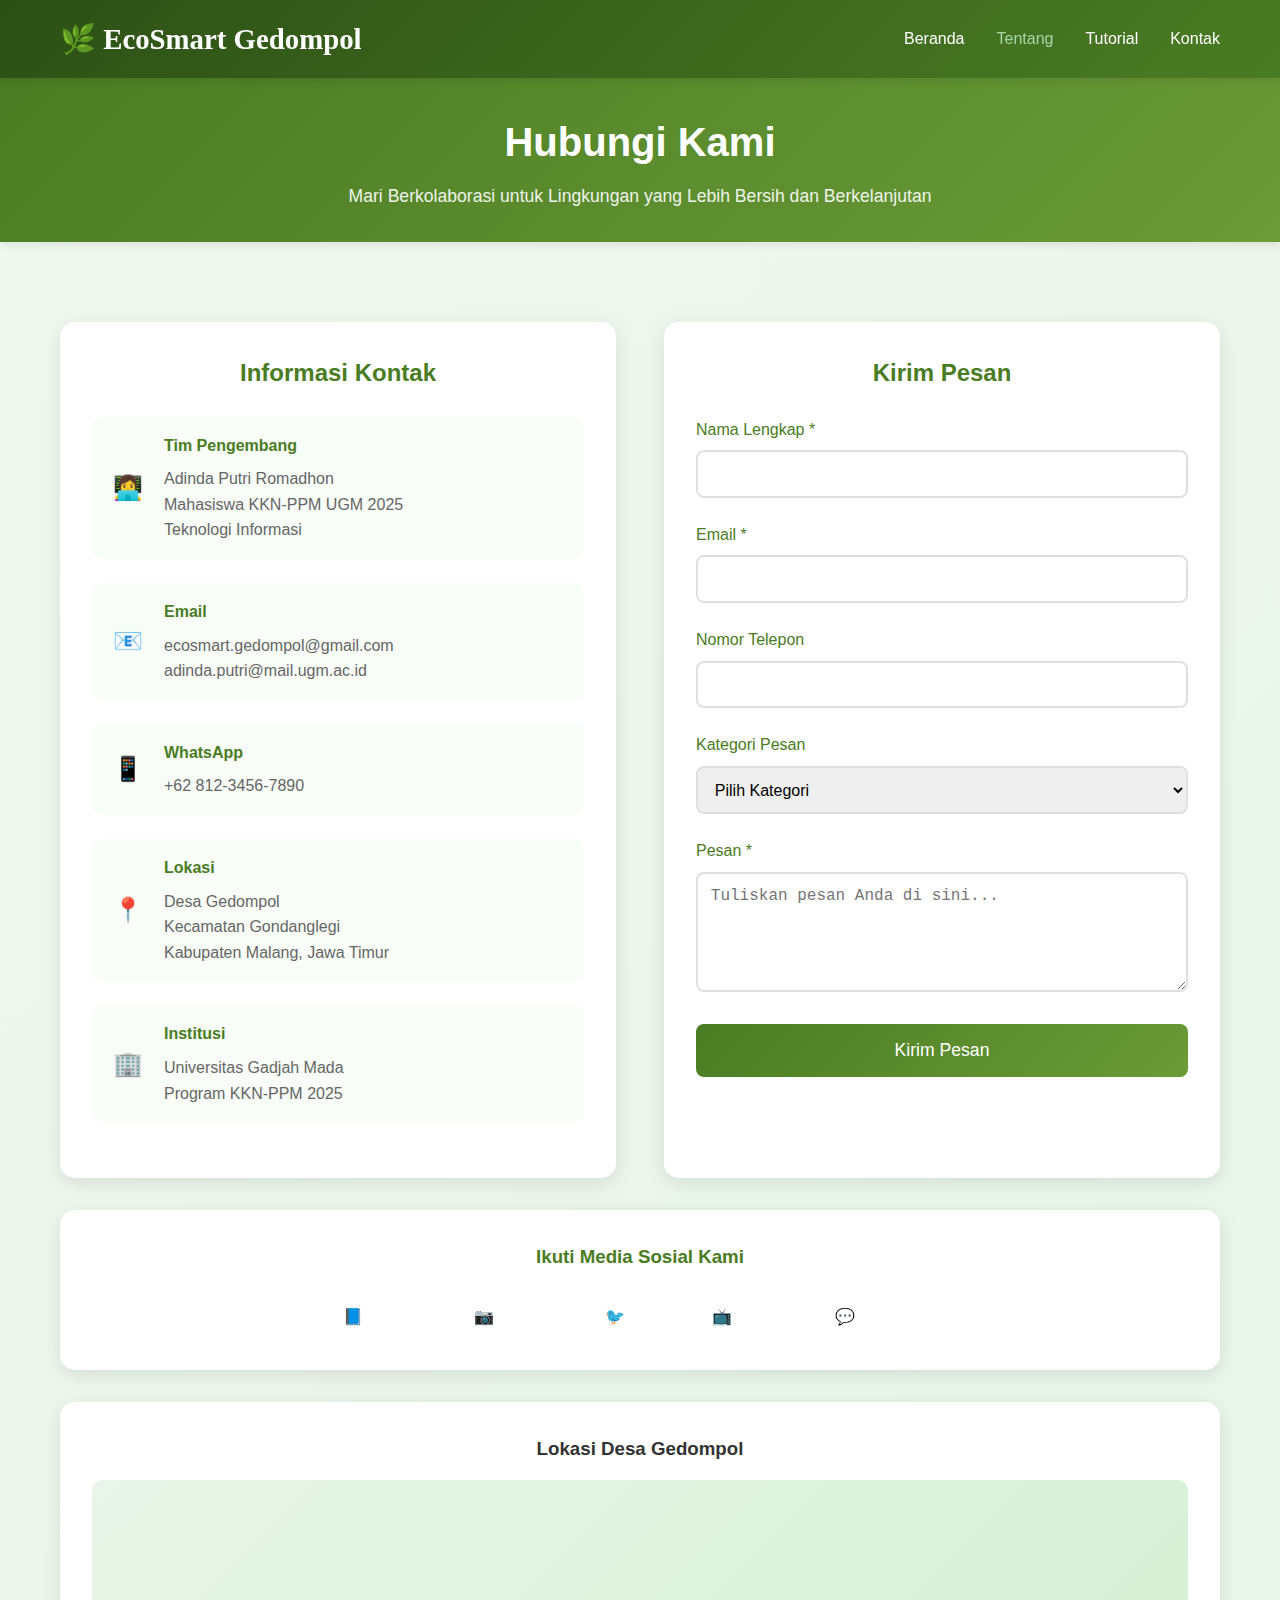
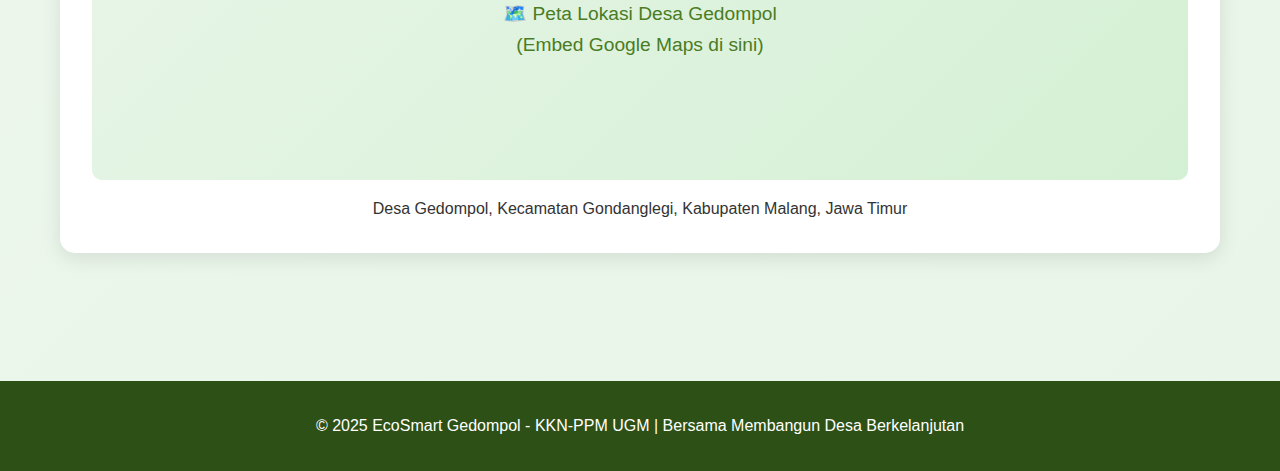
<file: navigasi/kontak.html>
<!DOCTYPE html>
<html lang="id">
<head>
    <meta charset="UTF-8">
    <meta name="viewport" content="width=device-width, initial-scale=1.0">
    <title>Kontak - EcoSmart Gedompol</title>
    <style>
        * {
            margin: 0;
            padding: 0;
            box-sizing: border-box;
        }

        body {
            font-family: 'Segoe UI', Tahoma, Geneva, Verdana, sans-serif;
            line-height: 1.6;
            color: #333;
            background: linear-gradient(135deg, #f0f8f0, #e8f5e8);
            min-height: 100vh;
        }

        .header {
            background: linear-gradient(135deg, #4a7c23, #6b9b37);
            color: white;
            padding: 2rem 0;
            text-align: center;
            box-shadow: 0 2px 10px rgba(0,0,0,0.1);
        }

        .header h1 {
            font-size: 2.5rem;
            margin-bottom: 0.5rem;
        }

        .header p {
            font-size: 1.1rem;
            opacity: 0.9;
        }

        .container {
            max-width: 1200px;
            margin: 0 auto;
            padding: 0 20px;
        }

        .nav-back {
            background: #2d5016;
            padding: 1rem 0;
        }

        .nav-back a {
            color: white;
            text-decoration: none;
            font-weight: 500;
            padding: 0.5rem 1rem;
            border-radius: 5px;
            transition: background 0.3s;
        }

        .nav-back a:hover {
            background: rgba(255,255,255,0.1);
        }

        .contact-content {
            padding: 3rem 0;
        }

        .contact-grid {
            display: grid;
            grid-template-columns: 1fr 1fr;
            gap: 3rem;
            margin-top: 2rem;
        }

        .contact-info {
            background: white;
            border-radius: 15px;
            padding: 2rem;
            box-shadow: 0 5px 20px rgba(0,0,0,0.1);
        }

        .contact-info h3 {
            color: #4a7c23;
            font-size: 1.5rem;
            margin-bottom: 1.5rem;
            text-align: center;
        }

        .contact-item {
            display: flex;
            align-items: center;
            margin-bottom: 1.5rem;
            padding: 1rem;
            background: #f8fdf8;
            border-radius: 10px;
            transition: transform 0.3s;
        }

        .contact-item:hover {
            transform: translateX(5px);
        }

        .contact-icon {
            font-size: 1.5rem;
            margin-right: 1rem;
            width: 40px;
            text-align: center;
        }

        .contact-details h4 {
            color: #4a7c23;
            margin-bottom: 0.5rem;
        }

        .contact-details p {
            color: #666;
        }

        .contact-form {
            background: white;
            border-radius: 15px;
            padding: 2rem;
            box-shadow: 0 5px 20px rgba(0,0,0,0.1);
        }

        .contact-form h3 {
            color: #4a7c23;
            font-size: 1.5rem;
            margin-bottom: 1.5rem;
            text-align: center;
        }

        .form-group {
            margin-bottom: 1.5rem;
        }

        .form-group label {
            display: block;
            margin-bottom: 0.5rem;
            color: #4a7c23;
            font-weight: 500;
        }

        .form-group input,
        .form-group textarea,
        .form-group select {
            width: 100%;
            padding: 0.8rem;
            border: 2px solid #e0e0e0;
            border-radius: 8px;
            font-size: 1rem;
            transition: border-color 0.3s;
        }

        .form-group input:focus,
        .form-group textarea:focus,
        .form-group select:focus {
            outline: none;
            border-color: #4a7c23;
        }

        .form-group textarea {
            resize: vertical;
            min-height: 120px;
        }

        .btn-submit {
            background: linear-gradient(135deg, #4a7c23, #6b9b37);
            color: white;
            padding: 1rem 2rem;
            border: none;
            border-radius: 8px;
            font-size: 1.1rem;
            cursor: pointer;
            transition: transform 0.3s, box-shadow 0.3s;
            width: 100%;
        }

        .btn-submit:hover {
            transform: translateY(-2px);
            box-shadow: 0 5px 15px rgba(74, 124, 35, 0.3);
        }

        .social-media {
            background: white;
            border-radius: 15px;
            padding: 2rem;
            margin: 2rem 0;
            box-shadow: 0 5px 20px rgba(0,0,0,0.1);
            text-align: center;
        }

        .social-media h3 {
            color: #4a7c23;
            margin-bottom: 1.5rem;
        }

        .social-links {
            display: flex;
            justify-content: center;
            gap: 1rem;
            flex-wrap: wrap;
        }

        .social-link {
            display: flex;
            align-items: center;
            padding: 0.8rem 1.5rem;
            background: #f8fdf8;
            border-radius: 25px;
            text-decoration: none;
            color: #4a7c23;
            transition: transform 0.3s, background 0.3s;
        }

        .social-link:hover {
            transform: translateY(-3px);
            background: #4a7c23;
            color: white;
        }

        .social-link span {
            margin-left: 0.5rem;
        }

        .map-section {
            background: white;
            border-radius: 15px;
            padding: 2rem;
            margin: 2rem 0;
            box-shadow: 0 5px 20px rgba(0,0,0,0.1);
            text-align: center;
        }

        .map-placeholder {
            background: linear-gradient(135deg, #e8f5e8, #d4f0d4);
            height: 300px;
            border-radius: 10px;
            display: flex;
            align-items: center;
            justify-content: center;
            color: #4a7c23;
            font-size: 1.2rem;
            margin: 1rem 0;
        }

        .footer {
            background: #2d5016;
            color: white;
            text-align: center;
            padding: 2rem 0;
            margin-top: 3rem;
        }

        @media (max-width: 768px) {
            .header h1 {
                font-size: 2rem;
            }
            
            .contact-grid {
                grid-template-columns: 1fr;
                gap: 2rem;
            }
            
            .social-links {
                flex-direction: column;
                align-items: center;
            }
        }
    </style>
</head>

<head>
    <meta charset="UTF-8">
    <meta name="viewport" content="width=device-width, initial-scale=1.0">
    <title>Tentang - EcoSmart Gedompol</title>
    <link rel="stylesheet" href="../css/style.css">
</head>

<body>
    <header>
        <div class="container">
            <div class="header-content">
                <div class="logo">🌿 EcoSmart Gedompol</div>
                <nav>
                    <button class="mobile-menu-toggle" onclick="toggleMobileMenu()">☰</button>
                    <ul id="nav-menu">
                        <li><a href="../index.html">Beranda</a></li>
                        <li><a href="../navigasi/tentang.html" class="active">Tentang</a></li>
                        <li><a href="../navigasi/tutorial.html">Tutorial</a></li>
                        <li><a href="../navigasi/kontak.html">Kontak</a></li>
                    </ul>
                </nav>
            </div>
        </div>
    </header>

    <div class="header">
        <div class="container">
            <h1>Hubungi Kami</h1>
            <p>Mari Berkolaborasi untuk Lingkungan yang Lebih Bersih dan Berkelanjutan</p>
        </div>
    </div>

    <div class="container">
        <div class="contact-content">
            <div class="contact-grid">
                <div class="contact-info">
                    <h3>Informasi Kontak</h3>
                    
                    <div class="contact-item">
                        <div class="contact-icon">👩‍💻</div>
                        <div class="contact-details">
                            <h4>Tim Pengembang</h4>
                            <p>Adinda Putri Romadhon<br>Mahasiswa KKN-PPM UGM 2025<br>Teknologi Informasi</p>
                        </div>
                    </div>

                    <div class="contact-item">
                        <div class="contact-icon">📧</div>
                        <div class="contact-details">
                            <h4>Email</h4>
                            <p>ecosmart.gedompol@gmail.com<br>adinda.putri@mail.ugm.ac.id</p>
                        </div>
                    </div>

                    <div class="contact-item">
                        <div class="contact-icon">📱</div>
                        <div class="contact-details">
                            <h4>WhatsApp</h4>
                            <p>+62 812-3456-7890</p>
                        </div>
                    </div>

                    <div class="contact-item">
                        <div class="contact-icon">📍</div>
                        <div class="contact-details">
                            <h4>Lokasi</h4>
                            <p>Desa Gedompol<br>Kecamatan Gondanglegi<br>Kabupaten Malang, Jawa Timur</p>
                        </div>
                    </div>

                    <div class="contact-item">
                        <div class="contact-icon">🏢</div>
                        <div class="contact-details">
                            <h4>Institusi</h4>
                            <p>Universitas Gadjah Mada<br>Program KKN-PPM 2025</p>
                        </div>
                    </div>
                </div>

                <div class="contact-form">
                    <h3>Kirim Pesan</h3>
                    <form id="contactForm">
                        <div class="form-group">
                            <label for="nama">Nama Lengkap *</label>
                            <input type="text" id="nama" name="nama" required>
                        </div>

                        <div class="form-group">
                            <label for="email">Email *</label>
                            <input type="email" id="email" name="email" required>
                        </div>

                        <div class="form-group">
                            <label for="telepon">Nomor Telepon</label>
                            <input type="tel" id="telepon" name="telepon">
                        </div>

                        <div class="form-group">
                            <label for="kategori">Kategori Pesan</label>
                            <select id="kategori" name="kategori">
                                <option value="">Pilih Kategori</option>
                                <option value="konsultasi">Konsultasi Pengelolaan Sampah</option>
                                <option value="kerjasama">Kerjasama Program</option>
                                <option value="saran">Saran dan Masukan</option>
                                <option value="teknis">Bantuan Teknis Website</option>
                                <option value="lainnya">Lainnya</option>
                            </select>
                        </div>

                        <div class="form-group">
                            <label for="pesan">Pesan *</label>
                            <textarea id="pesan" name="pesan" placeholder="Tuliskan pesan Anda di sini..." required></textarea>
                        </div>

                        <button type="submit" class="btn-submit">Kirim Pesan</button>
                    </form>
                </div>
            </div>

            <div class="social-media">
                <h3>Ikuti Media Sosial Kami</h3>
                <div class="social-links">
                    <a href="#" class="social-link">
                        📘 <span>Facebook</span>
                    </a>
                    <a href="#" class="social-link">
                        📷 <span>Instagram</span>
                    </a>
                    <a href="#" class="social-link">
                        🐦 <span>Twitter</span>
                    </a>
                    <a href="#" class="social-link">
                        📺 <span>YouTube</span>
                    </a>
                    <a href="#" class="social-link">
                        💬 <span>WhatsApp</span>
                    </a>
                </div>
            </div>

            <div class="map-section">
                <h3>Lokasi Desa Gedompol</h3>
                <div class="map-placeholder">
                    🗺️ Peta Lokasi Desa Gedompol<br>
                    (Embed Google Maps di sini)
                </div>
                <p>Desa Gedompol, Kecamatan Gondanglegi, Kabupaten Malang, Jawa Timur</p>
            </div>
        </div>
    </div>

    <div class="footer">
        <div class="container">
            <p>&copy; 2025 EcoSmart Gedompol - KKN-PPM UGM | Bersama Membangun Desa Berkelanjutan</p>
        </div>
    </div>

    <script>
        document.getElementById('contactForm').addEventListener('submit', function(e) {
            e.preventDefault();
            
            // Simulasi pengiriman form
            const submitBtn = document.querySelector('.btn-submit');
            const originalText = submitBtn.textContent;
            
            submitBtn.textContent = 'Mengirim...';
            submitBtn.disabled = true;
            
            setTimeout(() => {
                alert('Terima kasih! Pesan Anda telah terkirim. Kami akan segera merespons.');
                submitBtn.textContent = originalText;
                submitBtn.disabled = false;
                document.getElementById('contactForm').reset();
            }, 2000);
        });
    </script>
</body>
</html>
</file>
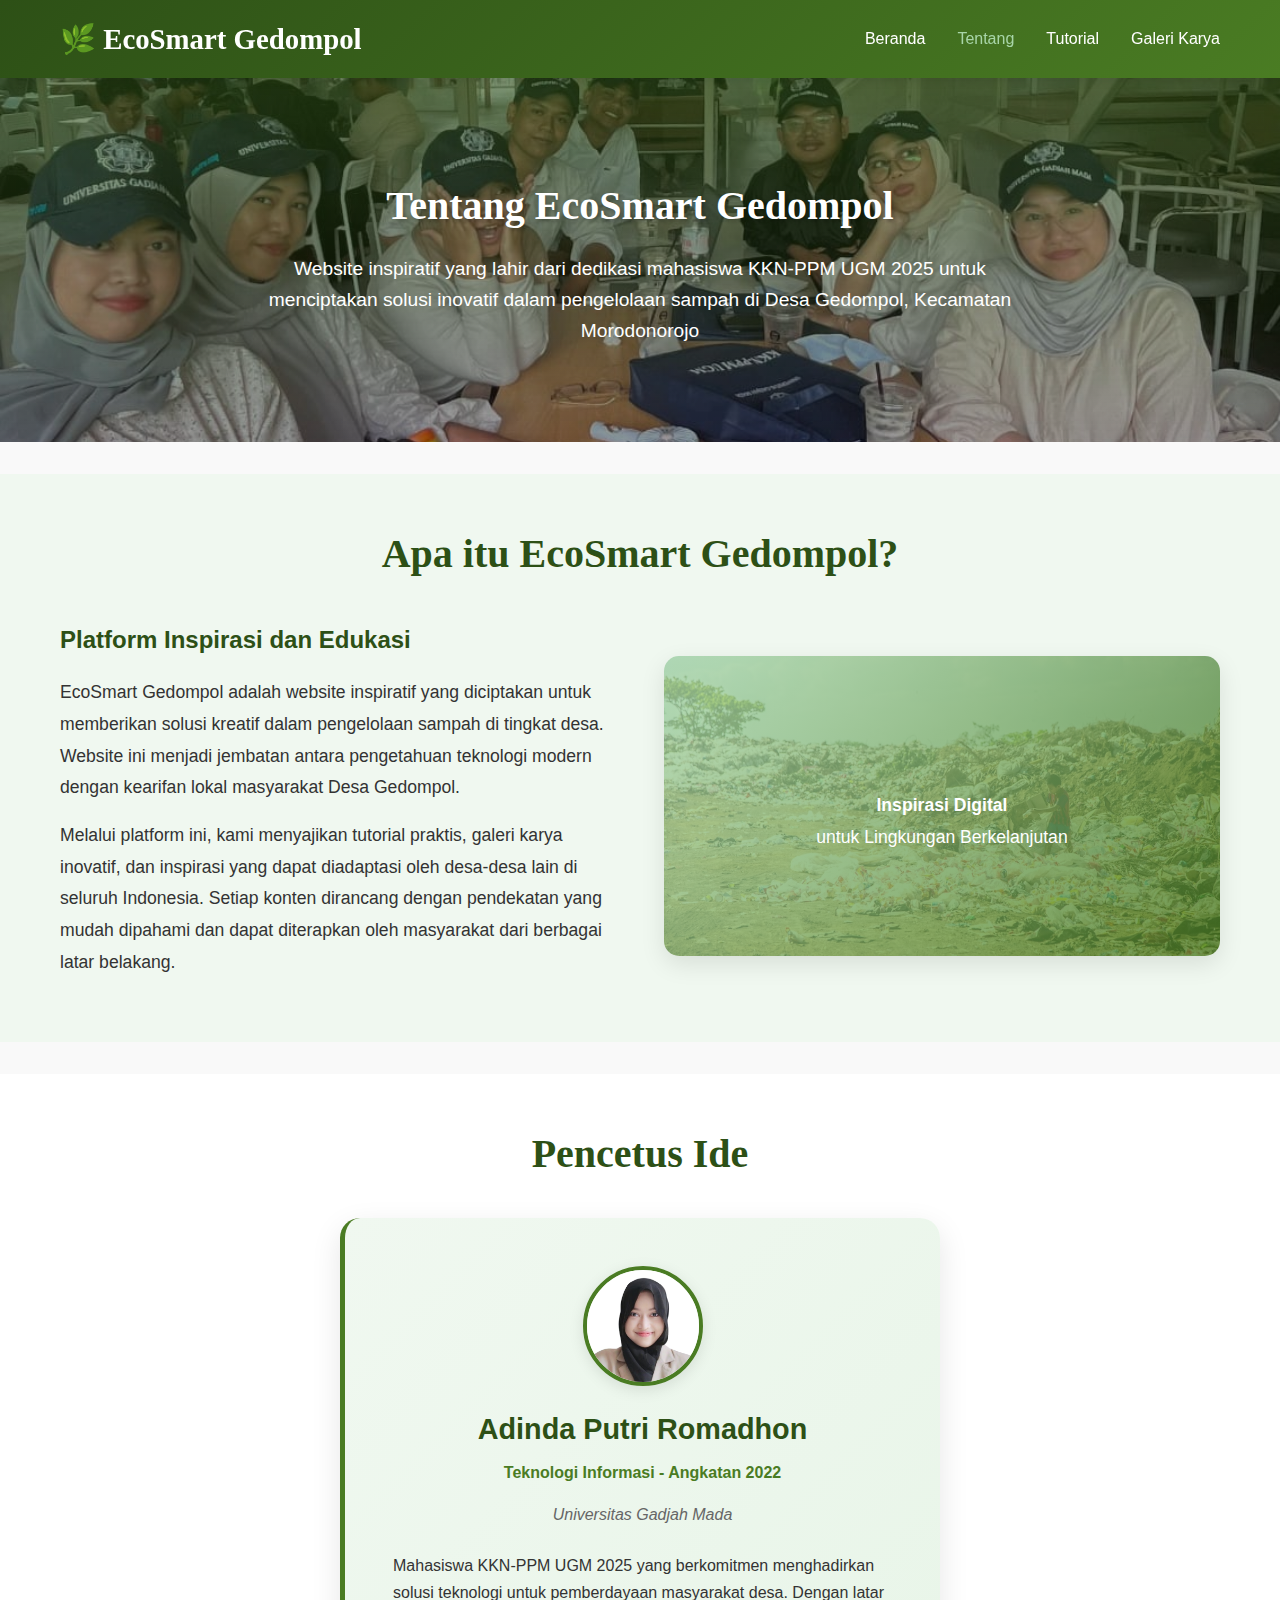
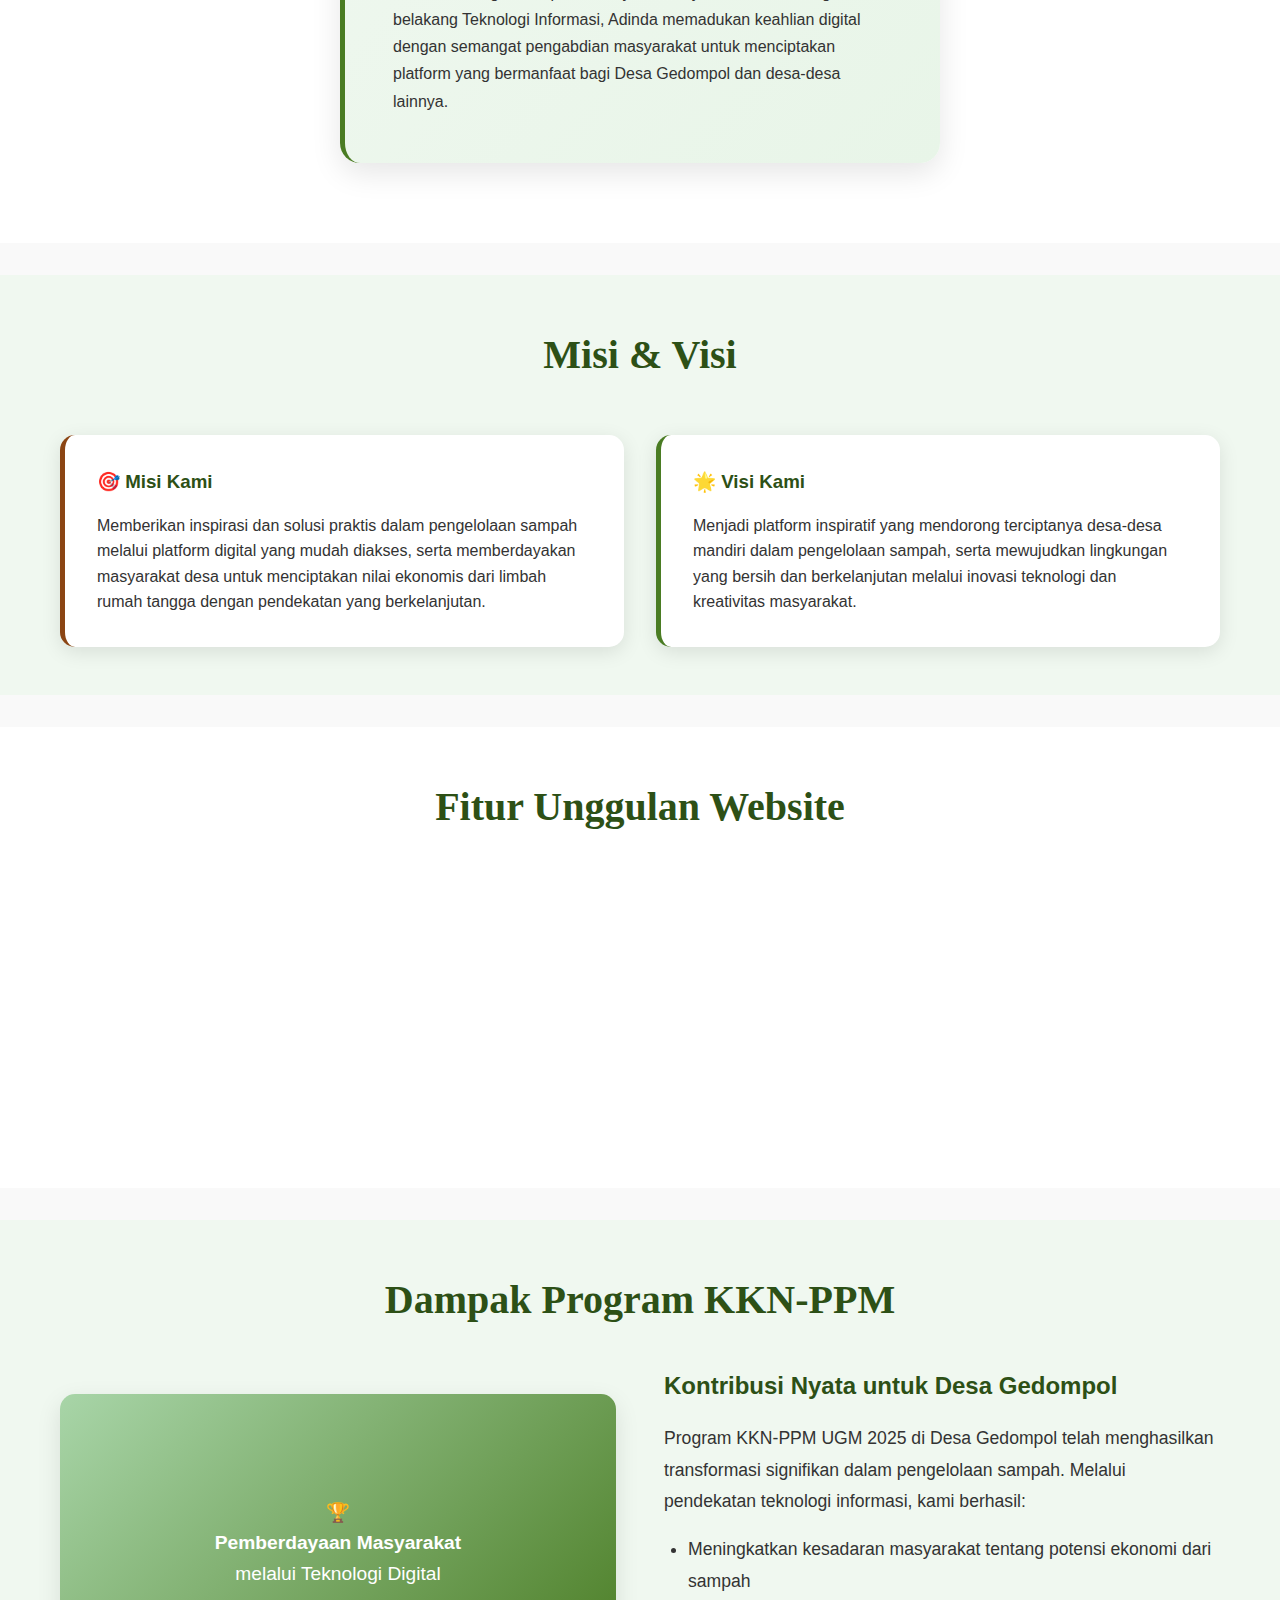
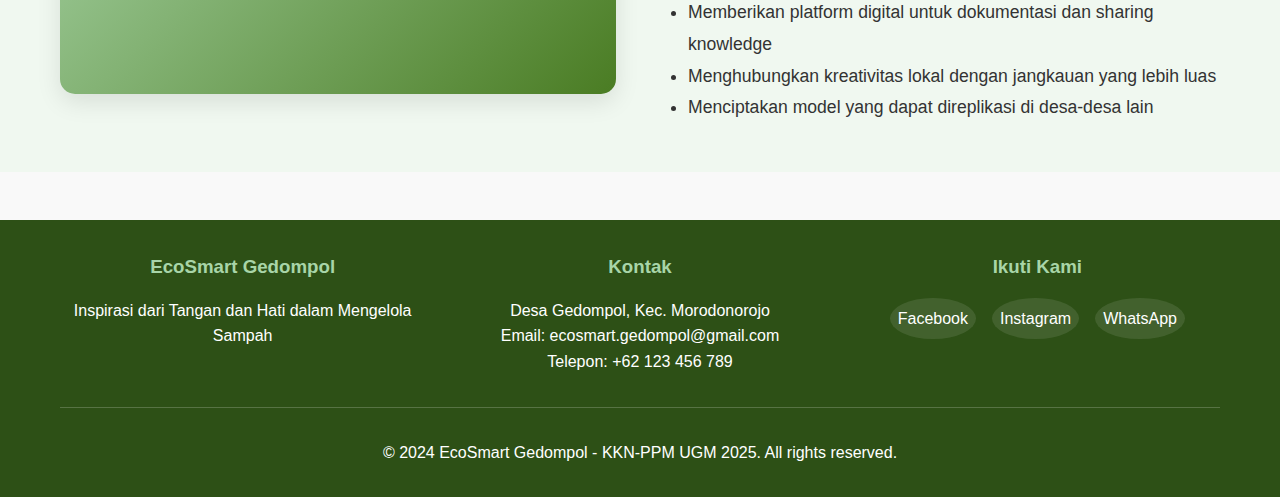
<file: navigasi/tentang.html>
<!DOCTYPE html>
<html lang="id">
<head>
    <meta charset="UTF-8">
    <meta name="viewport" content="width=device-width, initial-scale=1.0">
    <title>Tentang - EcoSmart Gedompol</title>
    <link rel="stylesheet" href="../css/style.css">
</head>
<body>
    <header>
        <div class="container">
            <div class="header-content">
                <div class="logo">🌿 EcoSmart Gedompol</div>
                <nav>
                    <button class="mobile-menu-toggle" onclick="toggleMobileMenu()">☰</button>
                    <ul id="nav-menu">
                        <li><a href="../index.html">Beranda</a></li>
                        <li><a href="../navigasi/tentang.html" class="active">Tentang</a></li>
                        <li><a href="../navigasi/tutorial.html">Tutorial</a></li>
                        <li><a href="../navigasi/galeri.html">Galeri Karya</a></li>
                    </ul>
                </nav>
            </div>
        </div>
    </header>

    <main>
        <!-- About Hero Section -->
        <section class="about-hero">
            <div class="container">
                <h1>Tentang EcoSmart Gedompol</h1>
                <p>Website inspiratif yang lahir dari dedikasi mahasiswa KKN-PPM UGM 2025 untuk menciptakan solusi inovatif dalam pengelolaan sampah di Desa Gedompol, Kecamatan Morodonorojo</p>
            </div>
        </section>

        <!-- What is EcoSmart -->
        <section class="content-section">
            <div class="container">
                <h2 class="section-title">Apa itu EcoSmart Gedompol?</h2>
                <div class="content-grid">
                    <div class="content-text">
                        <h3>Platform Inspirasi dan Edukasi</h3>
                        <p>EcoSmart Gedompol adalah website inspiratif yang diciptakan untuk memberikan solusi kreatif dalam pengelolaan sampah di tingkat desa. Website ini menjadi jembatan antara pengetahuan teknologi modern dengan kearifan lokal masyarakat Desa Gedompol.</p>
                        
                        <p>Melalui platform ini, kami menyajikan tutorial praktis, galeri karya inovatif, dan inspirasi yang dapat diadaptasi oleh desa-desa lain di seluruh Indonesia. Setiap konten dirancang dengan pendekatan yang mudah dipahami dan dapat diterapkan oleh masyarakat dari berbagai latar belakang.</p>
                    </div>
                    <div class="content-image-bg">
                        <div class="content-text">
                            <br>
                            <strong>Inspirasi Digital</strong><br>
                            untuk Lingkungan Berkelanjutan
                        </div>
                    </div>

                </div>
            </div>
        </section>

        <!-- Creator Profile -->
        <section class="creator-profile">
            <div class="container">
                <h2 class="section-title">Pencetus Ide</h2>
                <div class="profile-card">
                    <div class="profile-avatar">
                        <img src="../images/adinda.jpeg" alt="Adinda Putri Romadhon">
                    </div> 
                    <div class="profile-info">
                        <h3>Adinda Putri Romadhon</h3>
                        <div class="study-program">Teknologi Informasi - Angkatan 2022</div>
                        <div class="university">Universitas Gadjah Mada</div>
                        <p>Mahasiswa KKN-PPM UGM 2025 yang berkomitmen menghadirkan solusi teknologi untuk pemberdayaan masyarakat desa. Dengan latar belakang Teknologi Informasi, Adinda memadukan keahlian digital dengan semangat pengabdian masyarakat untuk menciptakan platform yang bermanfaat bagi Desa Gedompol dan desa-desa lainnya.</p>
                    </div>
                </div>
            </div>
        </section>

        <!-- Mission & Vision -->
        <section class="content-section">
            <div class="container">
                <h2 class="section-title">Misi & Visi</h2>
                <div class="mission-vision">
                    <div class="mission">
                        <h3>🎯 Misi Kami</h3>
                        <p>Memberikan inspirasi dan solusi praktis dalam pengelolaan sampah melalui platform digital yang mudah diakses, serta memberdayakan masyarakat desa untuk menciptakan nilai ekonomis dari limbah rumah tangga dengan pendekatan yang berkelanjutan.</p>
                    </div>
                    <div class="vision">
                        <h3>🌟 Visi Kami</h3>
                        <p>Menjadi platform inspiratif yang mendorong terciptanya desa-desa mandiri dalam pengelolaan sampah, serta mewujudkan lingkungan yang bersih dan berkelanjutan melalui inovasi teknologi dan kreativitas masyarakat.</p>
                    </div>
                </div>
            </div>
        </section>

        <!-- Features -->
        <section class="content-section">
            <div class="container">
                <h2 class="section-title">Fitur Unggulan Website</h2>
                <div class="features-grid">
                    <div class="feature-card">
                        <div class="feature-icon">📚</div>
                        <h4>Tutorial Praktis</h4>
                        <p>Panduan step-by-step yang mudah diikuti untuk mengolah berbagai jenis sampah menjadi produk bernilai ekonomis</p>
                    </div>
                    <div class="feature-card">
                        <div class="feature-icon">🎨</div>
                        <h4>Galeri Karya</h4>
                        <p>Showcase hasil kreativitas masyarakat Gedompol dalam mengolah sampah menjadi kerajinan yang indah dan fungsional</p>
                    </div>
                </div>
            </div>
        </section>

        <!-- Impact -->
        <section class="content-section">
            <div class="container">
                <h2 class="section-title">Dampak Program KKN-PPM</h2>
                <div class="content-grid">
                    <div class="content-image">
                        <div>
                            🏆<br>
                            <strong>Pemberdayaan Masyarakat</strong><br>
                            melalui Teknologi Digital
                        </div>
                    </div>
                    <div class="content-text">
                        <h3>Kontribusi Nyata untuk Desa Gedompol</h3>
                        <p>Program KKN-PPM UGM 2025 di Desa Gedompol telah menghasilkan transformasi signifikan dalam pengelolaan sampah. Melalui pendekatan teknologi informasi, kami berhasil:</p>
                        
                        <ul style="margin-left: 1.5rem; margin-top: 1rem;">
                            <li>Meningkatkan kesadaran masyarakat tentang potensi ekonomi dari sampah</li>
                            <li>Memberikan platform digital untuk dokumentasi dan sharing knowledge</li>
                            <li>Menghubungkan kreativitas lokal dengan jangkauan yang lebih luas</li>
                            <li>Menciptakan model yang dapat direplikasi di desa-desa lain</li>
                        </ul>
                    </div>
                </div>
            </div>
        </section>
    </main>

    <footer>
        <div class="container">
            <div class="footer-content">
                <div class="footer-section">
                    <h3>EcoSmart Gedompol</h3>
                    <p>Inspirasi dari Tangan dan Hati dalam Mengelola Sampah</p>
                </div>
                <div class="footer-section">
                    <h3>Kontak</h3>
                    <p>Desa Gedompol, Kec. Morodonorojo<br>
                    Email: ecosmart.gedompol@gmail.com<br>
                    Telepon: +62 123 456 789</p>
                </div>
                <div class="footer-section">
                    <h3>Ikuti Kami</h3>
                    <div class="social-links">
                        <a href="#">Facebook</a>
                        <a href="#">Instagram</a>
                        <a href="#">WhatsApp</a>
                    </div>
                </div>
            </div>
            <div style="text-align: center; margin-top: 2rem; padding-top: 2rem; border-top: 1px solid rgba(255,255,255,0.2);">
                <p>&copy; 2024 EcoSmart Gedompol - KKN-PPM UGM 2025. All rights reserved.</p>
            </div>
        </div>
    </footer>

    <script src="../js/script.js"></script>
</body>
</html>
</file>
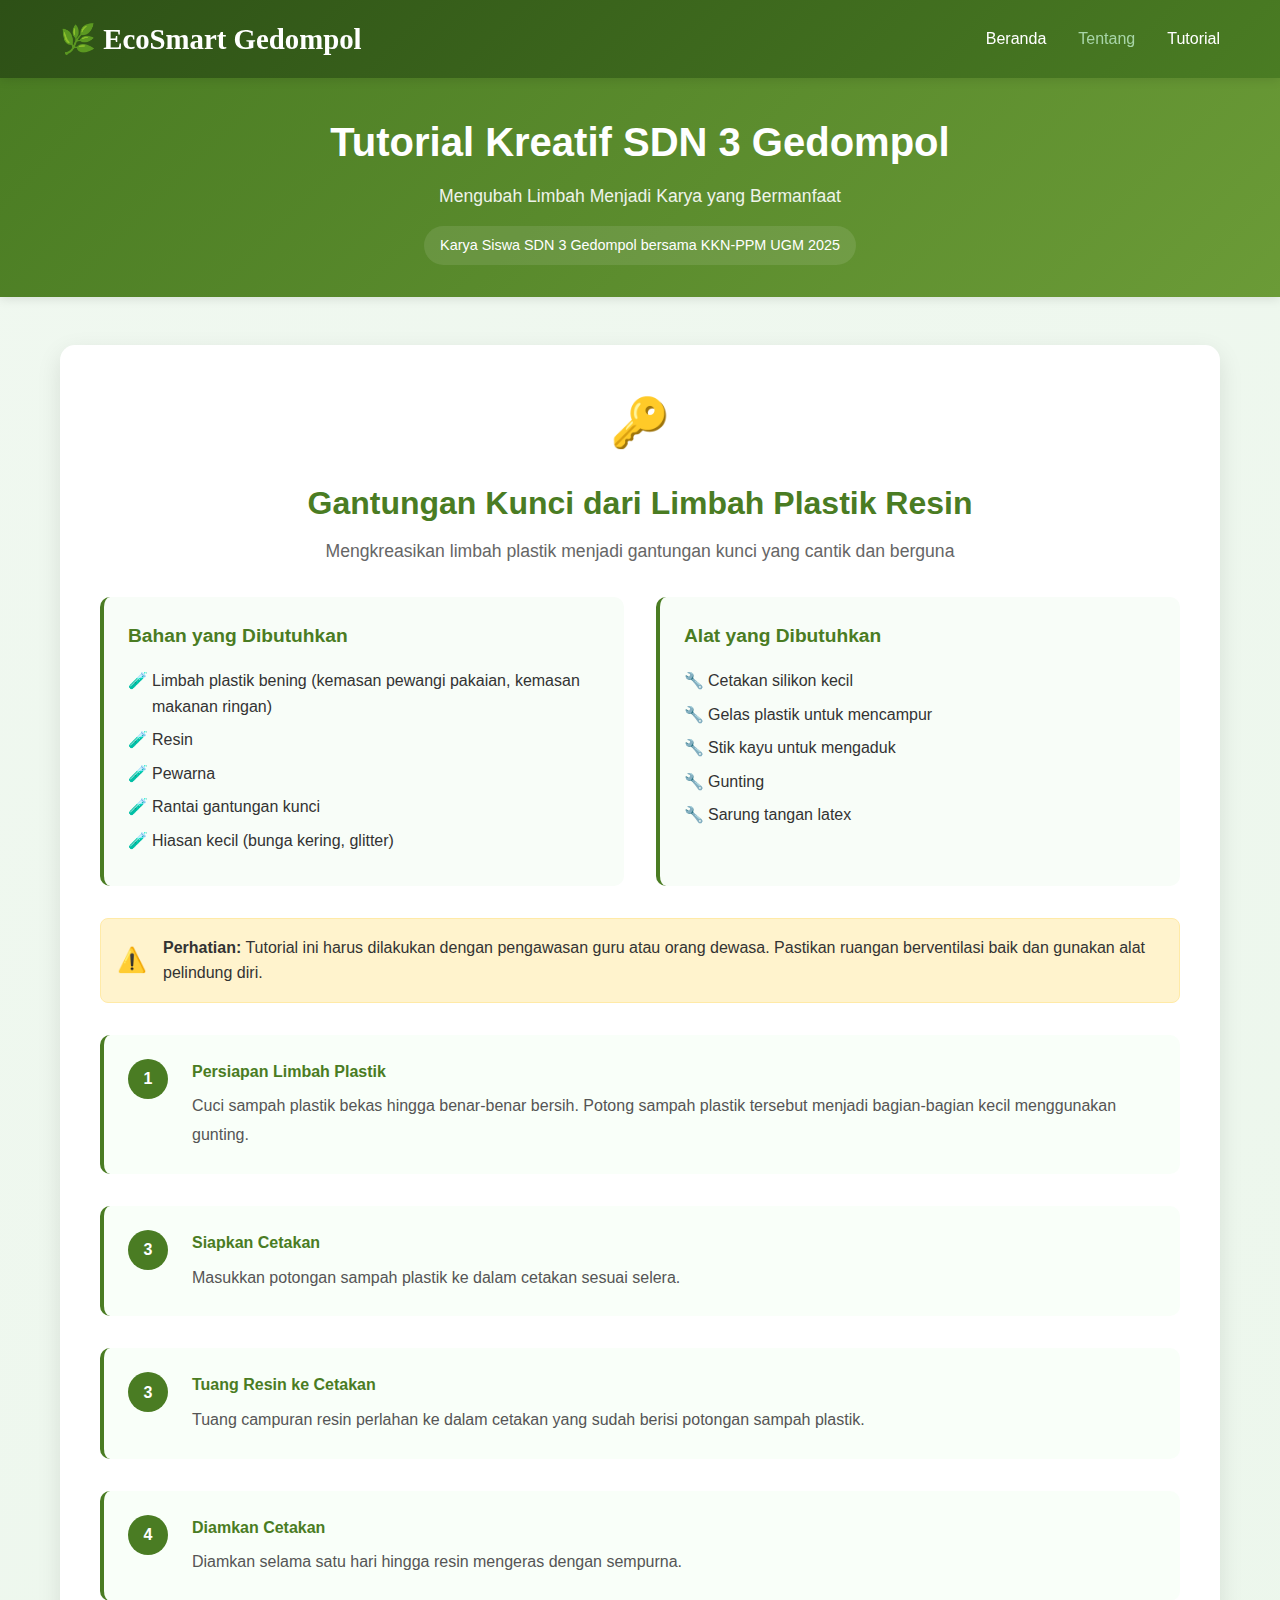
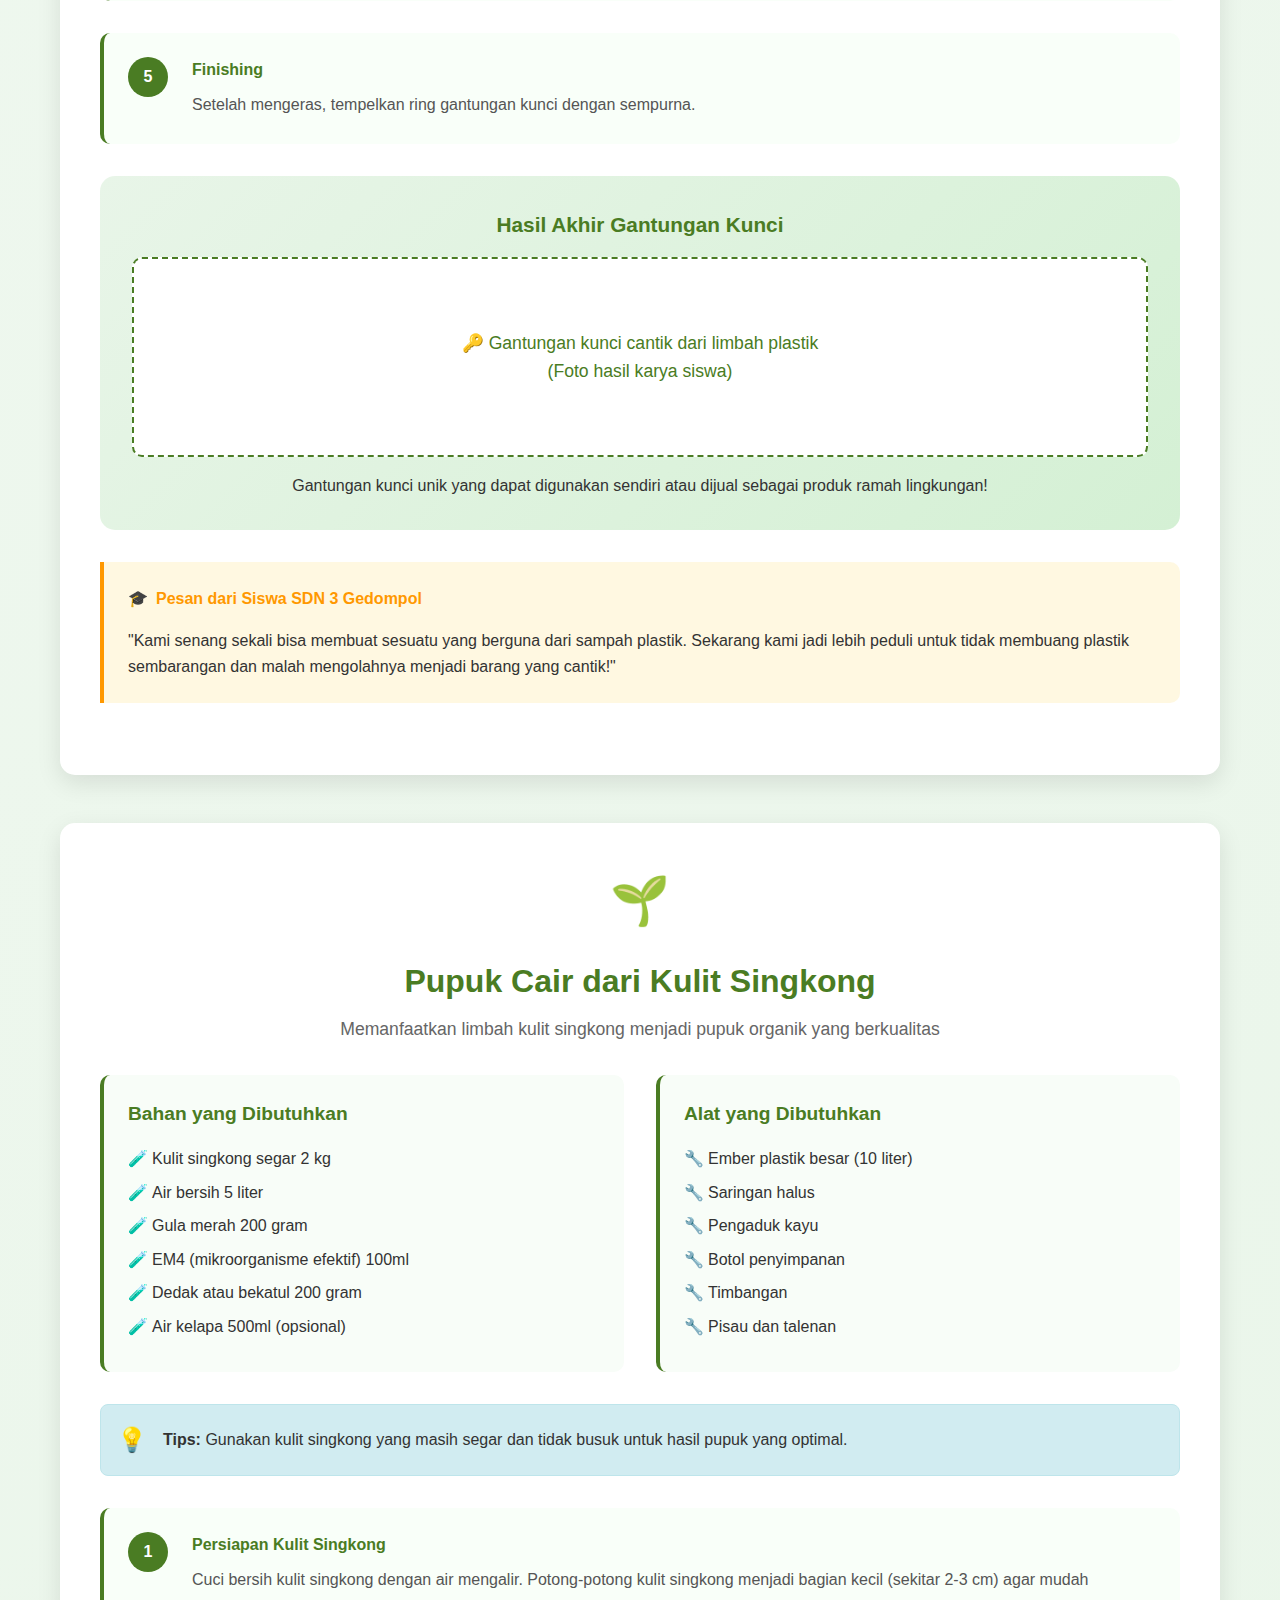
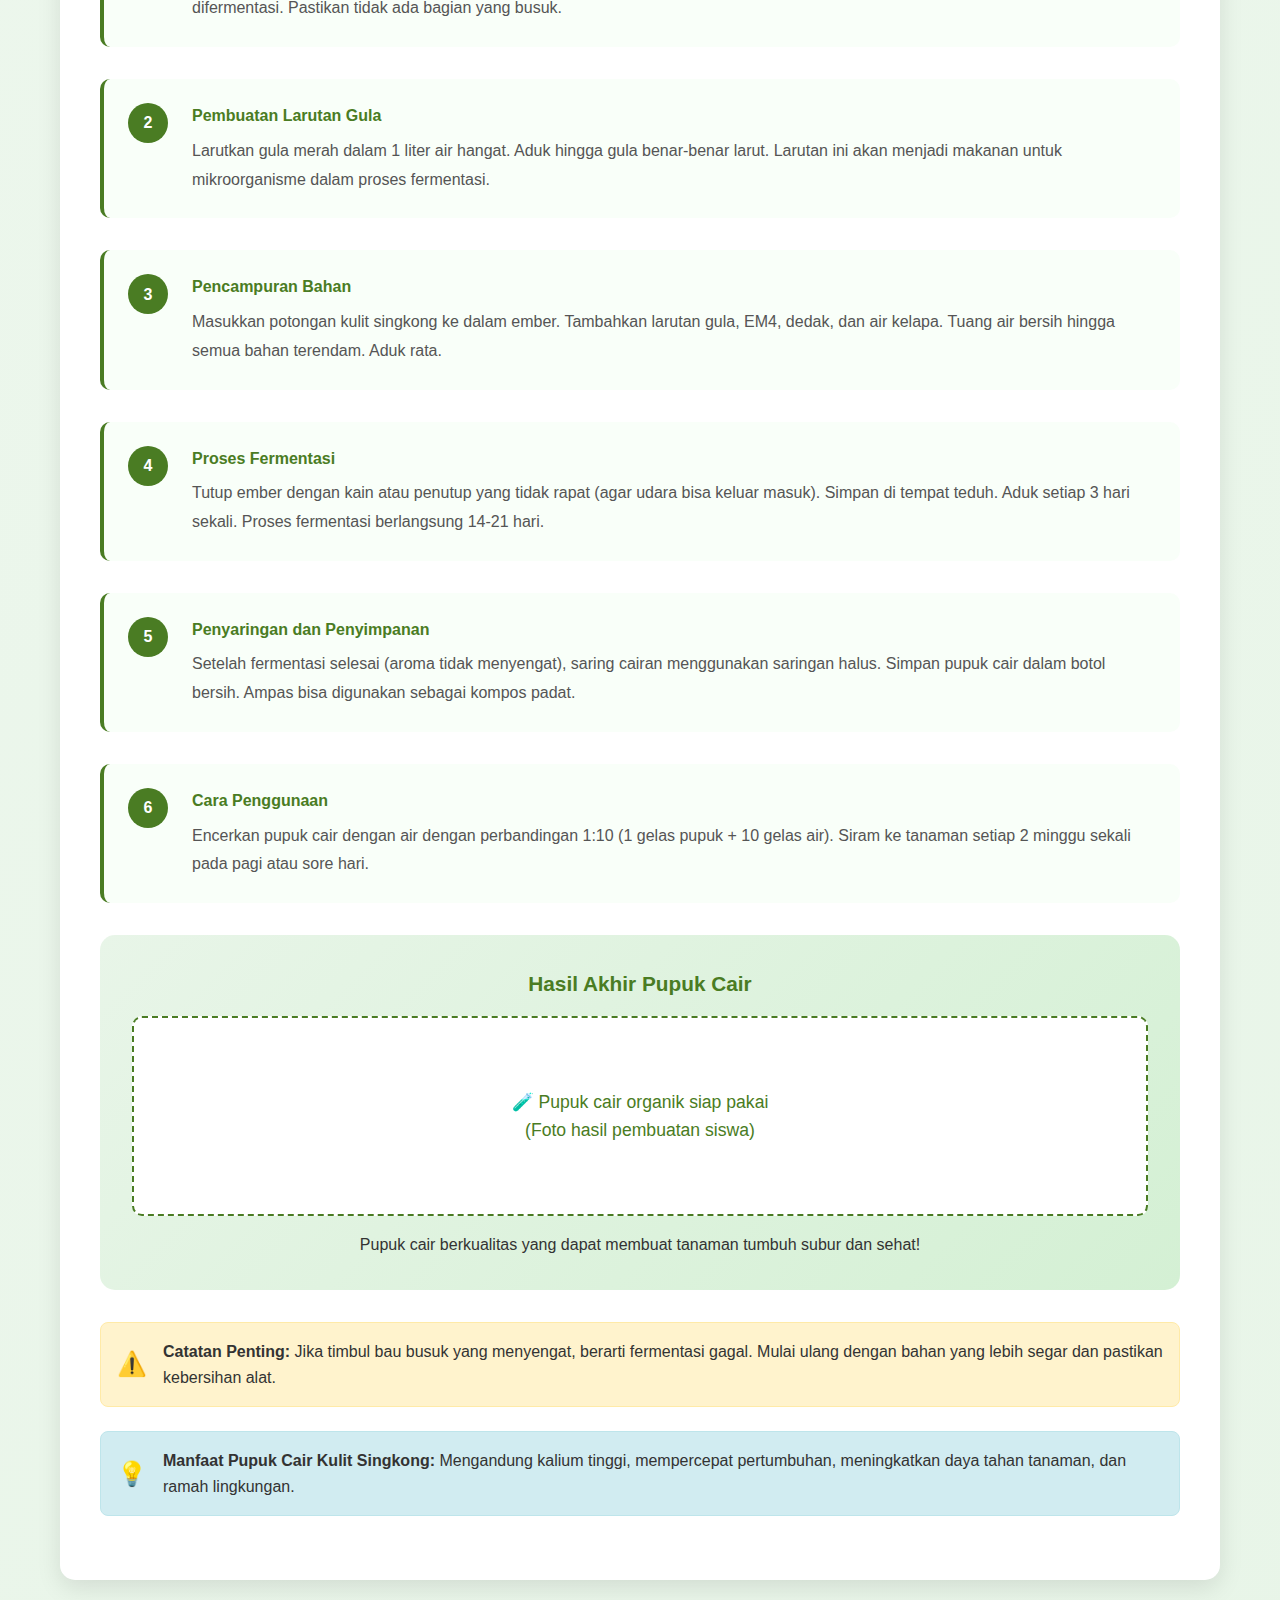
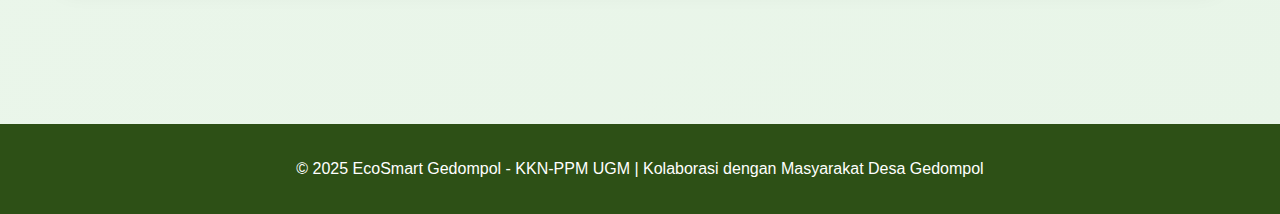
<file: navigasi/tutorial.html>
<!DOCTYPE html>
<html lang="id">
<head>
    <meta charset="UTF-8">
    <meta name="viewport" content="width=device-width, initial-scale=1.0">
    <title>Tutorial Kreatif SDN 3 Gedompol - EcoSmart Gedompol</title>
    <style>
        * {
            margin: 0;
            padding: 0;
            box-sizing: border-box;
        }

        body {
            font-family: 'Segoe UI', Tahoma, Geneva, Verdana, sans-serif;
            line-height: 1.6;
            color: #333;
            background: linear-gradient(135deg, #f0f8f0, #e8f5e8);
            min-height: 100vh;
        }

        .header {
            background: linear-gradient(135deg, #4a7c23, #6b9b37);
            color: white;
            padding: 2rem 0;
            text-align: center;
            box-shadow: 0 2px 10px rgba(0,0,0,0.1);
        }

        .header h1 {
            font-size: 2.5rem;
            margin-bottom: 0.5rem;
        }

        .header p {
            font-size: 1.1rem;
            opacity: 0.9;
        }

        .school-badge {
            background: rgba(255,255,255,0.1);
            padding: 0.5rem 1rem;
            border-radius: 20px;
            display: inline-block;
            margin-top: 1rem;
            font-size: 0.9rem;
        }

        .container {
            max-width: 1200px;
            margin: 0 auto;
            padding: 0 20px;
        }

        .nav-back {
            background: #2d5016;
            padding: 1rem 0;
        }

        .nav-back a {
            color: white;
            text-decoration: none;
            font-weight: 500;
            padding: 0.5rem 1rem;
            border-radius: 5px;
            transition: background 0.3s;
        }

        .nav-back a:hover {
            background: rgba(255,255,255,0.1);
        }

        .tutorial-content {
            padding: 3rem 0;
        }

        .tutorial-section {
            background: white;
            border-radius: 15px;
            padding: 2.5rem;
            margin-bottom: 3rem;
            box-shadow: 0 8px 25px rgba(0,0,0,0.1);
        }

        .tutorial-header {
            text-align: center;
            margin-bottom: 2rem;
        }

        .tutorial-header h2 {
            color: #4a7c23;
            font-size: 2rem;
            margin-bottom: 0.5rem;
        }

        .tutorial-header .icon {
            font-size: 3rem;
            margin-bottom: 1rem;
        }

        .tutorial-header p {
            color: #666;
            font-size: 1.1rem;
        }

        .materials-tools {
            display: grid;
            grid-template-columns: 1fr 1fr;
            gap: 2rem;
            margin: 2rem 0;
        }

        .materials, .tools {
            background: #f8fdf8;
            padding: 1.5rem;
            border-radius: 10px;
            border-left: 4px solid #4a7c23;
        }

        .materials h4, .tools h4 {
            color: #4a7c23;
            margin-bottom: 1rem;
            font-size: 1.2rem;
        }

        .materials ul, .tools ul {
            list-style: none;
        }

        .materials li, .tools li {
            margin-bottom: 0.5rem;
            padding-left: 1.5rem;
            position: relative;
        }

        .materials li::before {
            content: "🧪";
            position: absolute;
            left: 0;
        }

        .tools li::before {
            content: "🔧";
            position: absolute;
            left: 0;
        }

        .steps-container {
            margin: 2rem 0;
        }

        .step {
            display: flex;
            align-items: flex-start;
            margin-bottom: 2rem;
            padding: 1.5rem;
            background: #f9fff9;
            border-radius: 10px;
            border-left: 4px solid #4a7c23;
            transition: transform 0.3s;
        }

        .step:hover {
            transform: translateX(5px);
        }

        .step-number {
            background: #4a7c23;
            color: white;
            width: 40px;
            height: 40px;
            border-radius: 50%;
            display: flex;
            align-items: center;
            justify-content: center;
            font-weight: bold;
            margin-right: 1.5rem;
            flex-shrink: 0;
        }

        .step-content h4 {
            color: #4a7c23;
            margin-bottom: 0.5rem;
        }

        .step-content p {
            color: #555;
            line-height: 1.8;
        }

        .warning-box {
            background: #fff3cd;
            border: 1px solid #ffeaa7;
            border-radius: 8px;
            padding: 1rem;
            margin: 1.5rem 0;
            display: flex;
            align-items: center;
        }

        .warning-box::before {
            content: "⚠️";
            font-size: 1.5rem;
            margin-right: 1rem;
        }

        .tips-box {
            background: #d1ecf1;
            border: 1px solid #bee5eb;
            border-radius: 8px;
            padding: 1rem;
            margin: 1.5rem 0;
            display: flex;
            align-items: center;
        }

        .tips-box::before {
            content: "💡";
            font-size: 1.5rem;
            margin-right: 1rem;
        }

        .result-showcase {
            background: linear-gradient(135deg, #e8f5e8, #d4f0d4);
            padding: 2rem;
            border-radius: 15px;
            text-align: center;
            margin: 2rem 0;
        }

        .result-showcase h4 {
            color: #4a7c23;
            margin-bottom: 1rem;
            font-size: 1.3rem;
        }

        .result-image {
            background: white;
            height: 200px;
            border-radius: 10px;
            display: flex;
            align-items: center;
            justify-content: center;
            margin: 1rem 0;
            font-size: 1.1rem;
            color: #4a7c23;
            border: 2px dashed #4a7c23;
        }

        .student-note {
            background: #fff8e1;
            border-left: 4px solid #ff9800;
            padding: 1.5rem;
            margin: 2rem 0;
            border-radius: 0 10px 10px 0;
        }

        .student-note h4 {
            color: #ff9800;
            margin-bottom: 1rem;
            display: flex;
            align-items: center;
        }

        .student-note h4::before {
            content: "🎓";
            margin-right: 0.5rem;
        }

        .footer {
            background: #2d5016;
            color: white;
            text-align: center;
            padding: 2rem 0;
            margin-top: 3rem;
        }

        @media (max-width: 768px) {
            .header h1 {
                font-size: 2rem;
            }
            
            .materials-tools {
                grid-template-columns: 1fr;
            }
            
            .step {
                flex-direction: column;
                text-align: center;
            }
            
            .step-number {
                margin-bottom: 1rem;
                margin-right: 0;
            }
        }
    </style>
</head>

<head>
    <meta charset="UTF-8">
    <meta name="viewport" content="width=device-width, initial-scale=1.0">
    <title>Tentang - EcoSmart Gedompol</title>
    <link rel="stylesheet" href="../css/style.css">
</head>

<body>
    <header>
        <div class="container">
            <div class="header-content">
                <div class="logo">🌿 EcoSmart Gedompol</div>
                <nav>
                    <button class="mobile-menu-toggle" onclick="toggleMobileMenu()">☰</button>
                    <ul id="nav-menu">
                        <li><a href="../index.html">Beranda</a></li>
                        <li><a href="../navigasi/tentang.html" class="active">Tentang</a></li>
                        <li><a href="../navigasi/tutorial.html">Tutorial</a></li>
                    </ul>
                </nav>
            </div>
        </div>
    </header>


    <div class="header">
        <div class="container">
            <h1>Tutorial Kreatif SDN 3 Gedompol</h1>
            <p>Mengubah Limbah Menjadi Karya yang Bermanfaat</p>
            <div class="school-badge">
                Karya Siswa SDN 3 Gedompol bersama KKN-PPM UGM 2025
            </div>
        </div>
    </div>

    <div class="container">
        <div class="tutorial-content">
            <!-- Tutorial Gantungan Kunci Resin -->
            <div class="tutorial-section">
                <div class="tutorial-header">
                    <div class="icon">🔑</div>
                    <h2>Gantungan Kunci dari Limbah Plastik Resin</h2>
                    <p>Mengkreasikan limbah plastik menjadi gantungan kunci yang cantik dan berguna</p>
                </div>

                <div class="materials-tools">
                    <div class="materials">
                        <h4>Bahan yang Dibutuhkan</h4>
                        <ul>
                            <li>Limbah plastik bening (kemasan pewangi pakaian, kemasan makanan ringan)
                            <li>Resin</li>
                            <li>Pewarna </li>
                            <li>Rantai gantungan kunci</li>
                            <li>Hiasan kecil (bunga kering, glitter)</li>
                        </ul>
                    </div>
                    <div class="tools">
                        <h4>Alat yang Dibutuhkan</h4>
                        <ul>
                            <li>Cetakan silikon kecil</li>
                            <li>Gelas plastik untuk mencampur</li>
                            <li>Stik kayu untuk mengaduk</li>
                            <li>Gunting</li>
                            <li>Sarung tangan latex</li>
                        </ul>
                    </div>
                </div>

                <div class="warning-box">
                    <div>
                        <strong>Perhatian:</strong> Tutorial ini harus dilakukan dengan pengawasan guru atau orang dewasa. Pastikan ruangan berventilasi baik dan gunakan alat pelindung diri.
                    </div>
                </div>

                <div class="steps-container">
                    <div class="step">
                        <div class="step-number">1</div>
                        <div class="step-content">
                            <h4>Persiapan Limbah Plastik</h4>
                            <p>Cuci sampah plastik bekas hingga benar-benar bersih. Potong sampah plastik tersebut menjadi bagian-bagian kecil menggunakan gunting. </p>                       </div>
                    </div>

                    <div class="step">
                        <div class="step-number">3</div>
                        <div class="step-content">
                            <h4>Siapkan Cetakan</h4>
                            <p>Masukkan potongan sampah plastik ke dalam cetakan sesuai selera. </p>
                        </div>
                    </div>

                    <div class="step">
                        <div class="step-number">3</div>
                        <div class="step-content">
                            <h4>Tuang Resin ke Cetakan</h4>
                            <p>Tuang campuran resin perlahan ke dalam cetakan yang sudah berisi potongan sampah plastik. </p>                        </div>
                    </div>

                    <div class="step">
                        <div class="step-number">4</div>
                        <div class="step-content">
                            <h4>Diamkan Cetakan</h4>
                            <p>Diamkan selama satu hari hingga resin mengeras dengan sempurna.</p>
                        </div>
                    </div>

                    <div class="step">
                        <div class="step-number">5</div>
                        <div class="step-content">
                            <h4>Finishing</h4>
                            <p>Setelah mengeras, tempelkan ring gantungan kunci dengan sempurna. </p>
                        </div>
                    </div>
                </div>

                <div class="result-showcase">
                    <h4>Hasil Akhir Gantungan Kunci</h4>
                    <div class="result-image">
                        🔑 Gantungan kunci cantik dari limbah plastik<br>
                        (Foto hasil karya siswa)
                    </div>
                    <p>Gantungan kunci unik yang dapat digunakan sendiri atau dijual sebagai produk ramah lingkungan!</p>
                </div>

                <div class="student-note">
                    <h4>Pesan dari Siswa SDN 3 Gedompol</h4>
                    <p>"Kami senang sekali bisa membuat sesuatu yang berguna dari sampah plastik. Sekarang kami jadi lebih peduli untuk tidak membuang plastik sembarangan dan malah mengolahnya menjadi barang yang cantik!"</p>
                </div>
            </div>

            <!-- Tutorial Pupuk Cair dari Kulit Singkong -->
            <div class="tutorial-section">
                <div class="tutorial-header">
                    <div class="icon">🌱</div>
                    <h2>Pupuk Cair dari Kulit Singkong</h2>
                    <p>Memanfaatkan limbah kulit singkong menjadi pupuk organik yang berkualitas</p>
                </div>

                <div class="materials-tools">
                    <div class="materials">
                        <h4>Bahan yang Dibutuhkan</h4>
                        <ul>
                            <li>Kulit singkong segar 2 kg</li>
                            <li>Air bersih 5 liter</li>
                            <li>Gula merah 200 gram</li>
                            <li>EM4 (mikroorganisme efektif) 100ml</li>
                            <li>Dedak atau bekatul 200 gram</li>
                            <li>Air kelapa 500ml (opsional)</li>
                        </ul>
                    </div>
                    <div class="tools">
                        <h4>Alat yang Dibutuhkan</h4>
                        <ul>
                            <li>Ember plastik besar (10 liter)</li>
                            <li>Saringan halus</li>
                            <li>Pengaduk kayu</li>
                            <li>Botol penyimpanan</li>
                            <li>Timbangan</li>
                            <li>Pisau dan talenan</li>
                        </ul>
                    </div>
                </div>

                <div class="tips-box">
                    <div>
                        <strong>Tips:</strong> Gunakan kulit singkong yang masih segar dan tidak busuk untuk hasil pupuk yang optimal.
                    </div>
                </div>

                <div class="steps-container">
                    <div class="step">
                        <div class="step-number">1</div>
                        <div class="step-content">
                            <h4>Persiapan Kulit Singkong</h4>
                            <p>Cuci bersih kulit singkong dengan air mengalir. Potong-potong kulit singkong menjadi bagian kecil (sekitar 2-3 cm) agar mudah difermentasi. Pastikan tidak ada bagian yang busuk.</p>
                        </div>
                    </div>

                    <div class="step">
                        <div class="step-number">2</div>
                        <div class="step-content">
                            <h4>Pembuatan Larutan Gula</h4>
                            <p>Larutkan gula merah dalam 1 liter air hangat. Aduk hingga gula benar-benar larut. Larutan ini akan menjadi makanan untuk mikroorganisme dalam proses fermentasi.</p>
                        </div>
                    </div>

                    <div class="step">
                        <div class="step-number">3</div>
                        <div class="step-content">
                            <h4>Pencampuran Bahan</h4>
                            <p>Masukkan potongan kulit singkong ke dalam ember. Tambahkan larutan gula, EM4, dedak, dan air kelapa. Tuang air bersih hingga semua bahan terendam. Aduk rata.</p>
                        </div>
                    </div>

                    <div class="step">
                        <div class="step-number">4</div>
                        <div class="step-content">
                            <h4>Proses Fermentasi</h4>
                            <p>Tutup ember dengan kain atau penutup yang tidak rapat (agar udara bisa keluar masuk). Simpan di tempat teduh. Aduk setiap 3 hari sekali. Proses fermentasi berlangsung 14-21 hari.</p>
                        </div>
                    </div>

                    <div class="step">
                        <div class="step-number">5</div>
                        <div class="step-content">
                            <h4>Penyaringan dan Penyimpanan</h4>
                            <p>Setelah fermentasi selesai (aroma tidak menyengat), saring cairan menggunakan saringan halus. Simpan pupuk cair dalam botol bersih. Ampas bisa digunakan sebagai kompos padat.</p>
                        </div>
                    </div>

                    <div class="step">
                        <div class="step-number">6</div>
                        <div class="step-content">
                            <h4>Cara Penggunaan</h4>
                            <p>Encerkan pupuk cair dengan air dengan perbandingan 1:10 (1 gelas pupuk + 10 gelas air). Siram ke tanaman setiap 2 minggu sekali pada pagi atau sore hari.</p>
                        </div>
                    </div>
                </div>

                <div class="result-showcase">
                    <h4>Hasil Akhir Pupuk Cair</h4>
                    <div class="result-image">
                        🧪 Pupuk cair organik siap pakai<br>
                        (Foto hasil pembuatan siswa)
                    </div>
                    <p>Pupuk cair berkualitas yang dapat membuat tanaman tumbuh subur dan sehat!</p>
                </div>

                <div class="warning-box">
                    <div>
                        <strong>Catatan Penting:</strong> Jika timbul bau busuk yang menyengat, berarti fermentasi gagal. Mulai ulang dengan bahan yang lebih segar dan pastikan kebersihan alat.
                    </div>
                </div>

                <div class="tips-box">
                    <div>
                        <strong>Manfaat Pupuk Cair Kulit Singkong:</strong> Mengandung kalium tinggi, mempercepat pertumbuhan, meningkatkan daya tahan tanaman, dan ramah lingkungan.
                    </div>
                </div>
            </div>
        </div>
    </div>

    <div class="footer">
        <div class="container">
            <p>&copy; 2025 EcoSmart Gedompol - KKN-PPM UGM | Kolaborasi dengan Masyarakat Desa Gedompol</p>
        </div>
    </div>
</body>
</html>
</file>
<file: css/style.css>
/* Reset and base styles */
* {
    margin: 0;
    padding: 0;
    box-sizing: border-box;
}

body {
    font-family: 'Segoe UI', Tahoma, Geneva, Verdana, sans-serif;
    line-height: 1.6;
    color: #333;
    background-color: #f9f9f9;
}

.container {
    max-width: 1200px;
    margin: 0 auto;
    padding: 0 20px;
}

/* Header */
header {
    background: linear-gradient(135deg, #2d5016 0%, #4a7c23 100%);
    color: white;
    padding: 1rem 0;
    position: sticky;
    top: 0;
    z-index: 100;
    box-shadow: 0 2px 10px rgba(0,0,0,0.1);
}

.header-content {
    display: flex;
    justify-content: space-between;
    align-items: center;
}

.logo {
    font-family: 'Georgia', serif;
    font-size: 1.8rem;
    font-weight: bold;
    color: #fff;
}

nav ul {
    list-style: none;
    display: flex;
    gap: 2rem;
}

nav a {
    color: white;
    text-decoration: none;
    transition: color 0.3s;
    font-weight: 500;
}

nav a:hover, nav a.active {
    color: #a8d5a8;
}

/* Mobile menu toggle */
.mobile-menu-toggle {
    display: none;
    background: none;
    border: none;
    color: white;
    font-size: 1.5rem;
    cursor: pointer;
}

/* Buttons */
.btn {
    display: inline-block;
    background: #8b4513;
    color: white;
    padding: 12px 30px;
    text-decoration: none;
    border-radius: 25px;
    font-weight: bold;
    transition: all 0.3s;
    border: none;
    cursor: pointer;
}

.btn:hover {
    background: #a0522d;
    transform: translateY(-2px);
    box-shadow: 0 4px 15px rgba(0,0,0,0.2);
}

.btn-secondary {
    background: #2d5016;
    margin-left: 1rem;
}

.btn-secondary:hover {
    background: #4a7c23;
}

/* Hero Section */
.hero {
    background: linear-gradient(rgba(45, 80, 22, 0.7), rgba(74, 124, 35, 0.7)), url('../assets/images/hero-bg.jpg');
    background-size: cover;
    background-position: center;
    color: white;
    text-align: center;
    padding: 6rem 0;
}

.hero h1 {
    font-family: 'Georgia', serif;
    font-size: 3rem;
    margin-bottom: 1rem;
    text-shadow: 2px 2px 4px rgba(0,0,0,0.3);
}

.hero p {
    font-size: 1.2rem;
    margin-bottom: 2rem;
    max-width: 600px;
    margin-left: auto;
    margin-right: auto;
}

/* Section Titles */
.section-title {
    font-family: 'Georgia', serif;
    font-size: 2.5rem;
    color: #2d5016;
    margin-bottom: 2rem;
    text-align: center;
}

/* Stats Section */
.stats {
    background: white;
    padding: 3rem 0;
    text-align: center;
}

.stats-grid {
    display: grid;
    grid-template-columns: repeat(auto-fit, minmax(250px, 1fr));
    gap: 2rem;
    margin-top: 2rem;
}

.stat-item {
    background: #f0f8f0;
    padding: 2rem;
    border-radius: 10px;
    border-left: 4px solid #4a7c23;
}

.stat-number {
    font-size: 2.5rem;
    font-weight: bold;
    color: #2d5016;
    margin-bottom: 0.5rem;
}

/* Testimonials */
.testimonials {
    background: #f0f8f0;
    padding: 3rem 0;
}

.testimonial-grid {
    display: grid;
    grid-template-columns: repeat(auto-fit, minmax(300px, 1fr));
    gap: 2rem;
    margin-top: 2rem;
}

.testimonial {
    background: white;
    padding: 2rem;
    border-radius: 15px;
    box-shadow: 0 5px 20px rgba(0,0,0,0.1);
    border-left: 4px solid #4a7c23;
}

.testimonial-text {
    font-style: italic;
    margin-bottom: 1rem;
    font-size: 1.1rem;
    line-height: 1.6;
}

.testimonial-author {
    font-weight: bold;
    color: #2d5016;
}

/* Gallery */
.gallery-grid {
    display: grid;
    grid-template-columns: repeat(auto-fit, minmax(250px, 1fr));
    gap: 1rem;
    margin-top: 2rem;
}

.gallery-item {
    background: #f0f8f0;
    aspect-ratio: 1;
    border-radius: 10px;
    display: flex;
    align-items: center;
    justify-content: center;
    color: #666;
    font-size: 1.1rem;
    transition: transform 0.3s;
}

.gallery-item:hover {
    transform: scale(1.05);
}

/* ===== ABOUT PAGE STYLES ===== */

/* About Hero Section */
.about-hero {
    background: linear-gradient(rgba(45, 80, 22, 0.6), rgba(0, 0, 0, 0.4)),
                url('../images/kkn1.jpeg') center/cover no-repeat;
    color: white;
    padding: 6rem 0;
    text-align: center;
}

.about-hero h1 {
    font-family: 'Georgia', serif;
    font-size: 2.5rem;
    margin-bottom: 1rem;
    text-shadow: 2px 2px 4px rgba(0,0,0,0.3);
}

.about-hero p {
    font-size: 1.2rem;
    max-width: 800px;
    margin: 0 auto;
}

/* Content Sections */
.content-section {
    padding: 3rem 0;
    background: white;
    margin: 2rem 0;
}

.content-section:nth-child(even) {
    background: #f0f8f0;
}

.content-grid {
    display: grid;
    grid-template-columns: 1fr 1fr;
    gap: 3rem;
    align-items: center;
    margin-top: 2rem;
}

.content-text {
    font-size: 1.1rem;
    line-height: 1.8;
}

.content-text h3 {
    color: #2d5016;
    margin-bottom: 1rem;
    font-size: 1.5rem;
}

.content-text p {
    margin-bottom: 1rem;
}

.content-image {
    background: linear-gradient(135deg, #a8d5a8, #4a7c23);
    height: 300px;
    border-radius: 15px;
    display: flex;
    align-items: center;
    justify-content: center;
    color: white;
    font-size: 1.2rem;
    text-align: center;
    box-shadow: 0 8px 25px rgba(0,0,0,0.1);
}

.content-image-bg {
    background-image: linear-gradient(135deg, rgba(168, 213, 168, 0.8), rgba(74, 124, 35, 0.8)), 
                      url('../images/sampah.avif');
    background-size: cover;
    background-position: center;
    background-repeat: no-repeat;
    height: 300px;
    border-radius: 15px;
    display: flex;
    align-items: center;
    justify-content: center;
    color: white;
    font-size: 1.2rem;
    text-align: center;
    box-shadow: 0 8px 25px rgba(0,0,0,0.1);
}

.content-image-bg2 {
    background-image: linear-gradient(135deg, rgba(168, 213, 168, 0.8), rgba(74, 124, 35, 0.8)), 
                      url('../images/tech.avif');
    background-size: cover;
    background-position: center;
    background-repeat: no-repeat;
    height: 300px;
    border-radius: 15px;
    display: flex;
    align-items: center;
    justify-content: center;
    color: white;
    font-size: 1.2rem;
    text-align: center;
    box-shadow: 0 8px 25px rgba(0,0,0,0.1);
}

/* Creator Profile */
.creator-profile {
    background: white;
    padding: 3rem 0;
    text-align: center;
}

.profile-card {
    background: linear-gradient(135deg, #f0f8f0, #e8f5e8);
    padding: 3rem;
    border-radius: 20px;
    max-width: 600px;
    margin: 2rem auto;
    box-shadow: 0 10px 30px rgba(0,0,0,0.1);
    border-left: 5px solid #4a7c23;
}

.profile-avatar {
    width: 120px;
    height: 120px;
    border-radius: 50%;
    overflow: hidden;
    margin: 0 auto 20px;
    border: 4px solid #4a7c23;
    box-shadow: 0 4px 15px rgba(0,0,0,0.1);
}

.profile-avatar img {
    width: 100%;
    height: 100%;
    object-fit: cover;
    object-position: center;
}

.profile-info h3 {
    color: #2d5016;
    font-size: 1.8rem;
    margin-bottom: 0.5rem;
}

.profile-info .study-program {
    color: #4a7c23;
    font-weight: bold;
    margin-bottom: 1rem;
}

.profile-info .university {
    color: #666;
    font-style: italic;
    margin-bottom: 1.5rem;
}

.profile-info p {
    text-align: left;
    line-height: 1.7;
}

/* Mission Vision */
.mission-vision {
    display: grid;
    grid-template-columns: 1fr 1fr;
    gap: 2rem;
    margin-top: 3rem;
}

.mission, .vision {
    background: white;
    padding: 2rem;
    border-radius: 15px;
    box-shadow: 0 5px 20px rgba(0,0,0,0.1);
}

.mission {
    border-left: 5px solid #8b4513;
}

.vision {
    border-left: 5px solid #4a7c23;
}

.mission h3, .vision h3 {
    color: #2d5016;
    margin-bottom: 1rem;
}

/* Features Grid */
.features-grid {
    display: grid;
    grid-template-columns: repeat(auto-fit, minmax(250px, 1fr));
    gap: 2rem;
    margin-top: 3rem;
}

.feature-card {
    background: white;
    padding: 2rem;
    border-radius: 15px;
    text-align: center;
    box-shadow: 0 5px 20px rgba(0,0,0,0.1);
    transition: transform 0.3s;
}

.feature-card:hover {
    transform: translateY(-5px);
}

.feature-icon {
    width: 80px;
    height: 80px;
    background: linear-gradient(135deg, #4a7c23, #2d5016);
    border-radius: 50%;
    margin: 0 auto 1rem;
    display: flex;
    align-items: center;
    justify-content: center;
    color: white;
    font-size: 2rem;
}

.feature-card h4 {
    color: #2d5016;
    margin-bottom: 1rem;
}

.feature-card p {
    line-height: 1.6;
    color: #666;
}

/* Footer */
footer {
    background: #2d5016;
    color: white;
    text-align: center;
    padding: 2rem 0;
    margin-top: 3rem;
}

.footer-content {
    display: grid;
    grid-template-columns: repeat(auto-fit, minmax(250px, 1fr));
    gap: 2rem;
    margin-bottom: 2rem;
}

.footer-section h3 {
    color: #a8d5a8;
    margin-bottom: 1rem;
}

.social-links {
    display: flex;
    gap: 1rem;
    justify-content: center;
    margin-top: 1rem;
}

.social-links a {
    color: white;
    text-decoration: none;
    padding: 0.5rem;
    border-radius: 50%;
    background: rgba(255,255,255,0.1);
    transition: background 0.3s;
}

.social-links a:hover {
    background: rgba(255,255,255,0.2);
}

/* Responsive */
@media (max-width: 768px) {
    .mobile-menu-toggle {
        display: block;
    }

    nav ul {
        display: none;
        position: absolute;
        top: 100%;
        left: 0;
        right: 0;
        background: #2d5016;
        flex-direction: column;
        padding: 1rem;
        gap: 1rem;
    }

    nav ul.active {
        display: flex;
    }

    .hero h1 {
        font-size: 2rem;
    }

    .about-hero h1 {
        font-size: 2rem;
    }

    .btn-secondary {
        margin-left: 0;
        margin-top: 1rem;
    }

    .stats-grid {
        grid-template-columns: 1fr;
    }

    .content-grid {
        grid-template-columns: 1fr;
        gap: 2rem;
    }

    .mission-vision {
        grid-template-columns: 1fr;
    }

    .section-title {
        font-size: 2rem;
    }

    .profile-card {
        padding: 2rem;
        margin: 1rem;
    }

    .profile-avatar {
        width: 100px;
        height: 100px;
        font-size: 2.5rem;
    }

    .testimonial-grid {
        grid-template-columns: 1fr;
    }
}
</file>
